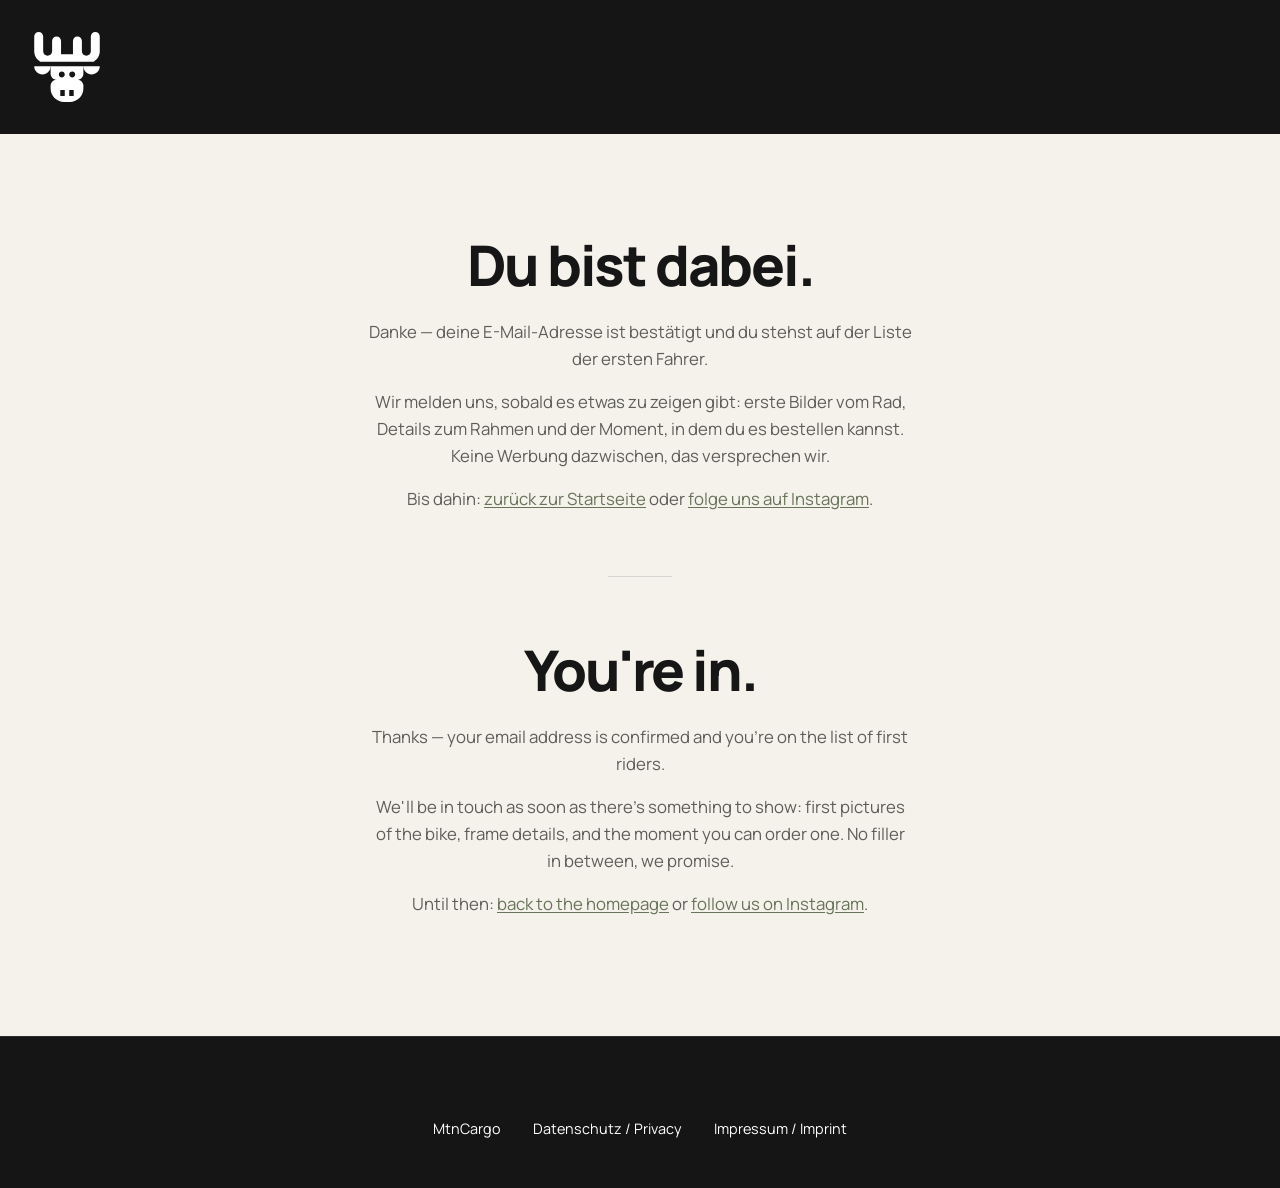
<file: confirmed.html>
<!DOCTYPE html>
<html lang="de">
<head>

<meta charset="UTF-8">
<meta name="viewport" content="width=device-width, initial-scale=1.0">

<title>Anmeldung bestätigt — MtnCargo</title>

<!-- A confirmation page has no business in search results. -->
<meta name="robots" content="noindex, follow">
<meta name="theme-color" content="#151515">

<link rel="icon" href="logo.svg">

<!-- Manrope is self-hosted (see style.css) — no request to Google. -->
<link rel="preload" href="fonts/manrope-variable.woff2" as="font" type="font/woff2" crossorigin>

<script src="i18n.js"></script>
<script>window.MtnI18n.initDocument('confirmed', '[data-content]', { shared: true });</script>

<link rel="stylesheet" href="style.css">

</head>

<body class="page-legal" id="top">

<header class="site-header site-header--solid">

    <a href="index.html" class="logo" aria-label="MtnCargo">
        <img src="logo.svg" alt="MtnCargo logo" width="70" height="70">
    </a>

</header>


<main class="legal legal--confirmed">

    <article class="legal-content" data-content>
        <!-- Rendered from content/confirmed.md — do not edit here. -->
    </article>

</main>


<footer class="footer">

    <nav aria-label="Footer">
        <a href="index.html">MtnCargo</a>
        <a href="privacy.html">Datenschutz / Privacy</a>
        <a href="imprint.html">Impressum / Imprint</a>
    </nav>

</footer>

</body>
</html>
</file>
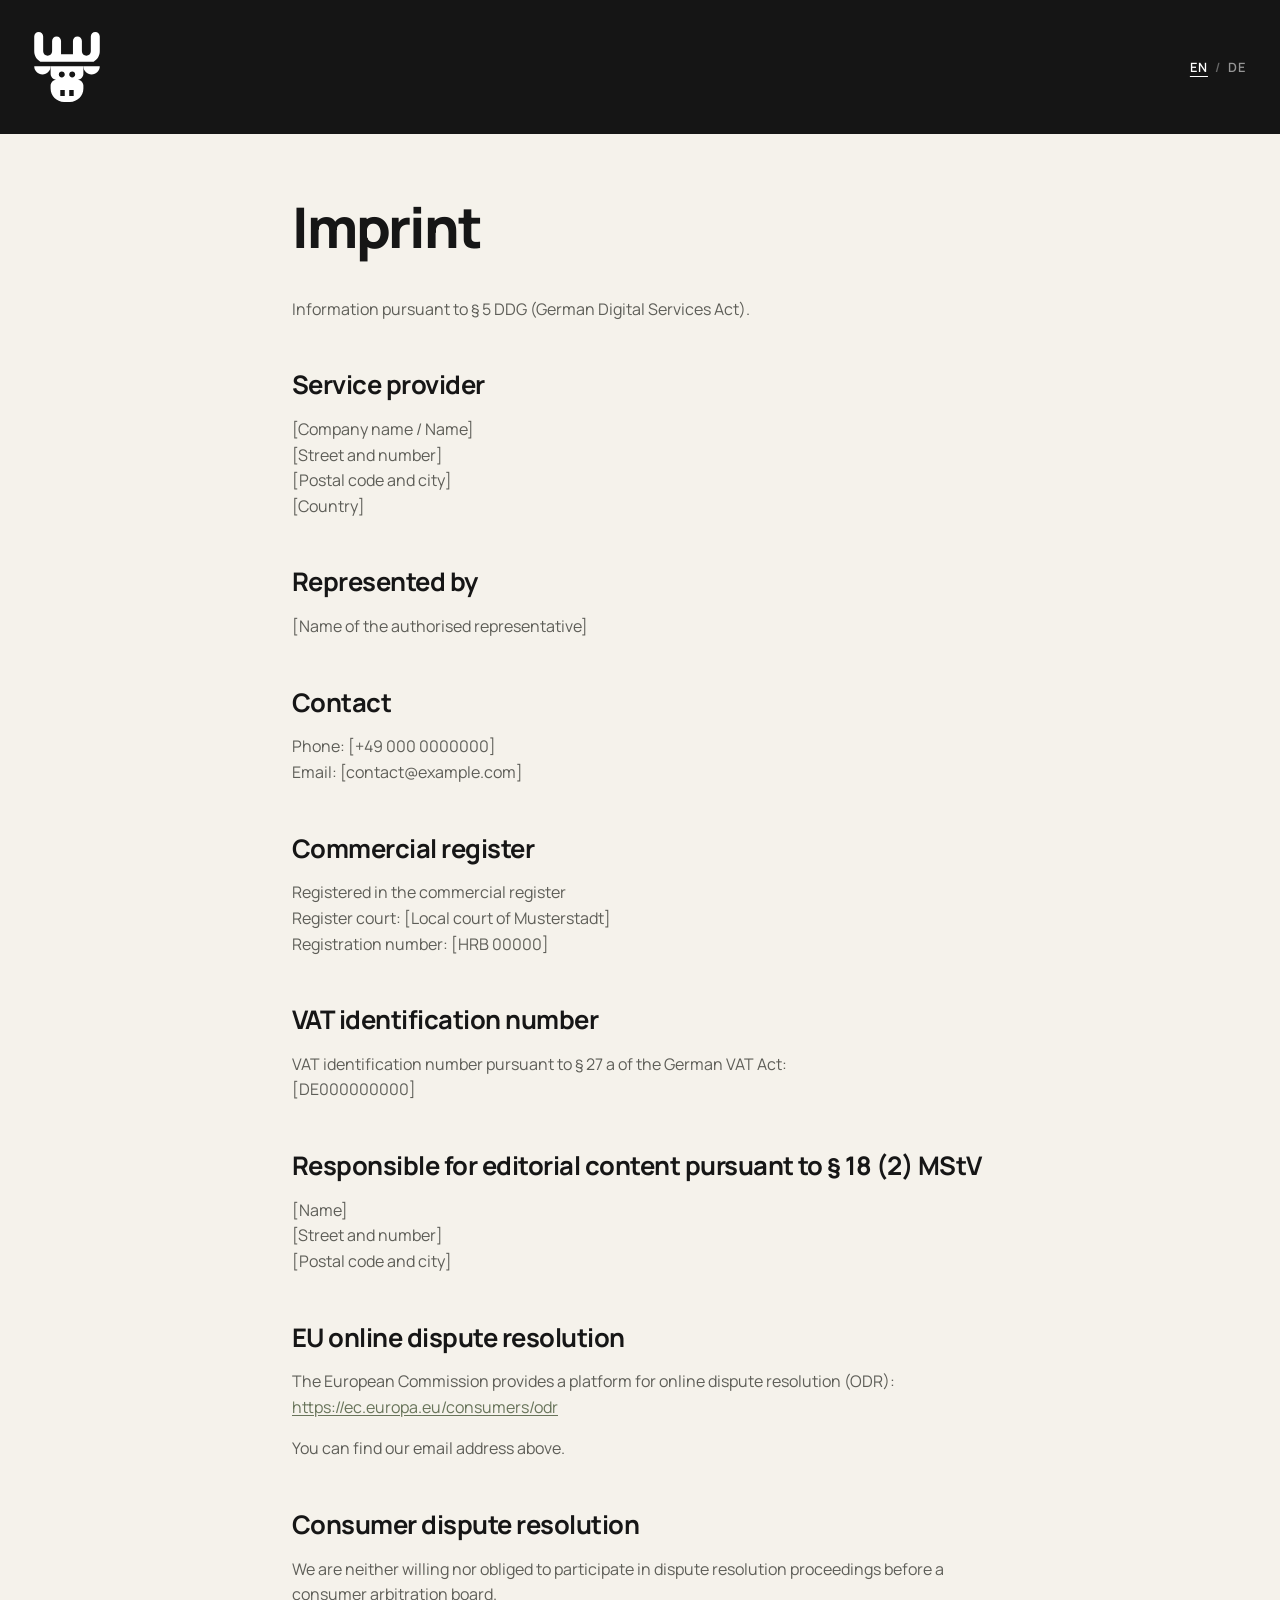
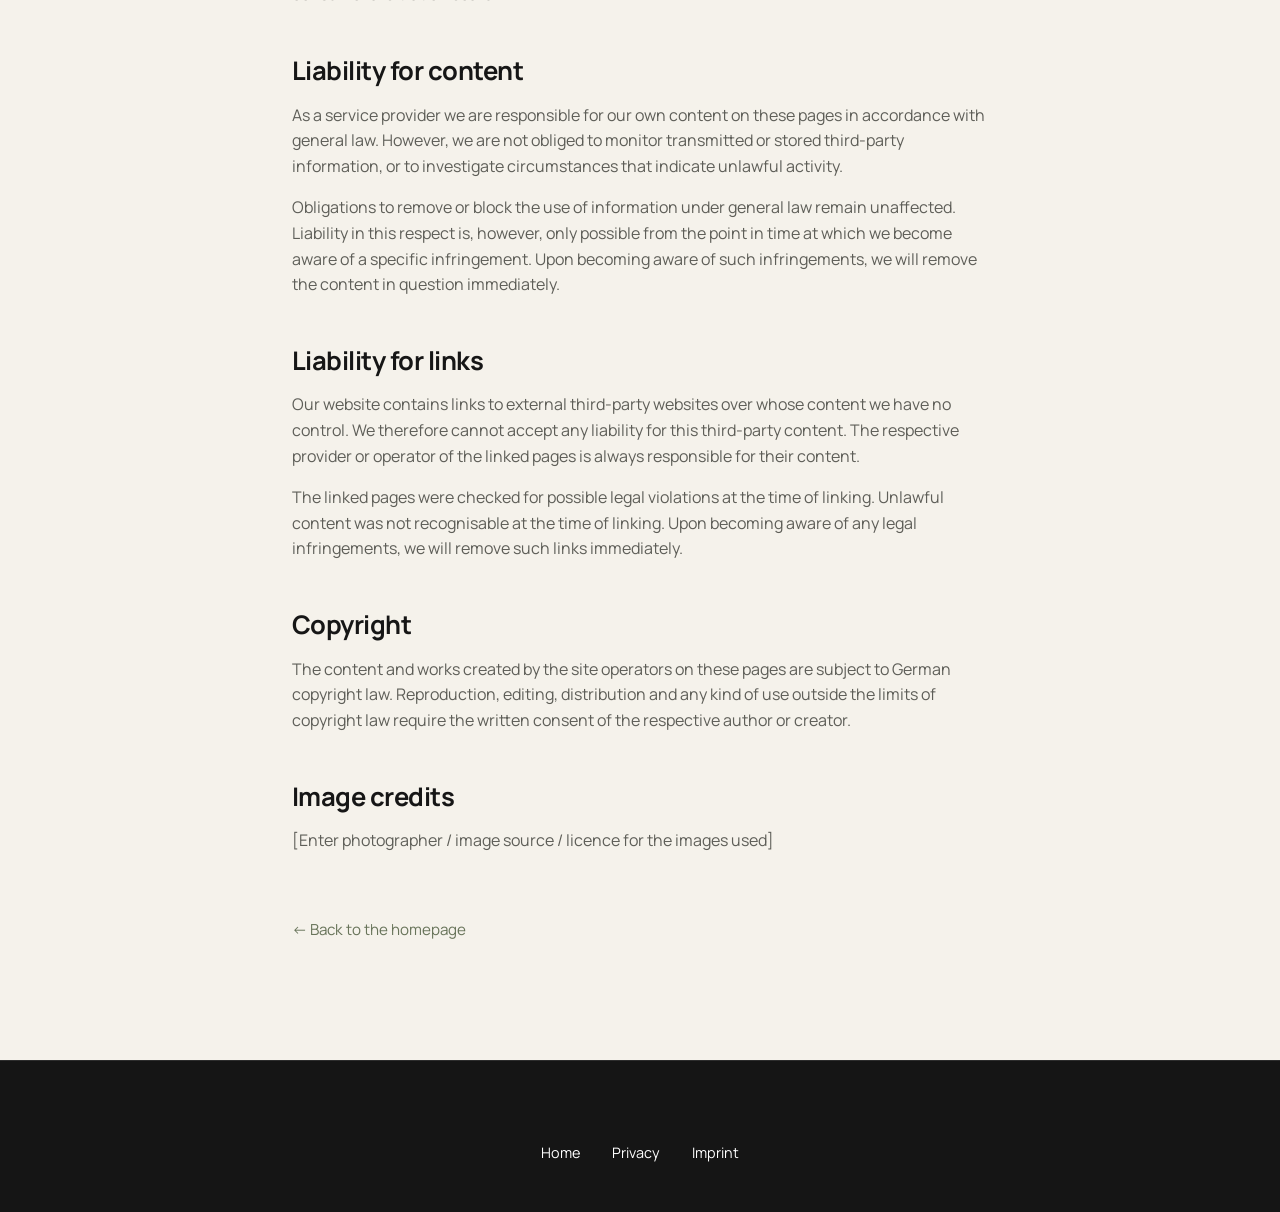
<file: imprint.html>
<!DOCTYPE html>
<html lang="en">
<head>

<meta charset="UTF-8">
<meta name="viewport" content="width=device-width, initial-scale=1.0">

<title>Imprint — MtnCargo</title>

<meta name="robots" content="index, follow">
<meta name="theme-color" content="#151515">

<link rel="icon" href="logo.svg">

<!-- Language must be resolved before anything renders — keep this synchronous. -->
<script src="i18n.js"></script>
<script>window.MtnI18n.initDocument('imprint', '[data-content]');</script>

<!-- Manrope is self-hosted (see style.css) — no request to Google. -->
<link rel="preload" href="fonts/manrope-variable.woff2" as="font" type="font/woff2" crossorigin>

<link rel="stylesheet" href="style.css">

</head>

<body class="page-legal" id="top">

<header class="site-header site-header--solid">

    <a href="index.html" class="logo" aria-label="MtnCargo">
        <img src="logo.svg" alt="MtnCargo logo" width="70" height="70">
    </a>

    <div class="lang-switch" data-lang-switch aria-label="Language"></div>

</header>


<main class="legal">

    <article class="legal-content" data-content>
        <!-- Rendered from content/imprint.<lang>.md — do not edit here. -->
    </article>

    <p class="legal-back">
        <a href="index.html">&larr; <span data-i18n="back_home">Back to the homepage</span></a>
    </p>

</main>


<footer class="footer">

    <nav aria-label="Footer">
        <a href="index.html" data-i18n="footer_home">Home</a>
        <a href="privacy.html" data-i18n="footer_privacy">Privacy</a>
        <a href="imprint.html" data-i18n="footer_imprint">Imprint</a>
    </nav>

</footer>

</body>
</html>
</file>
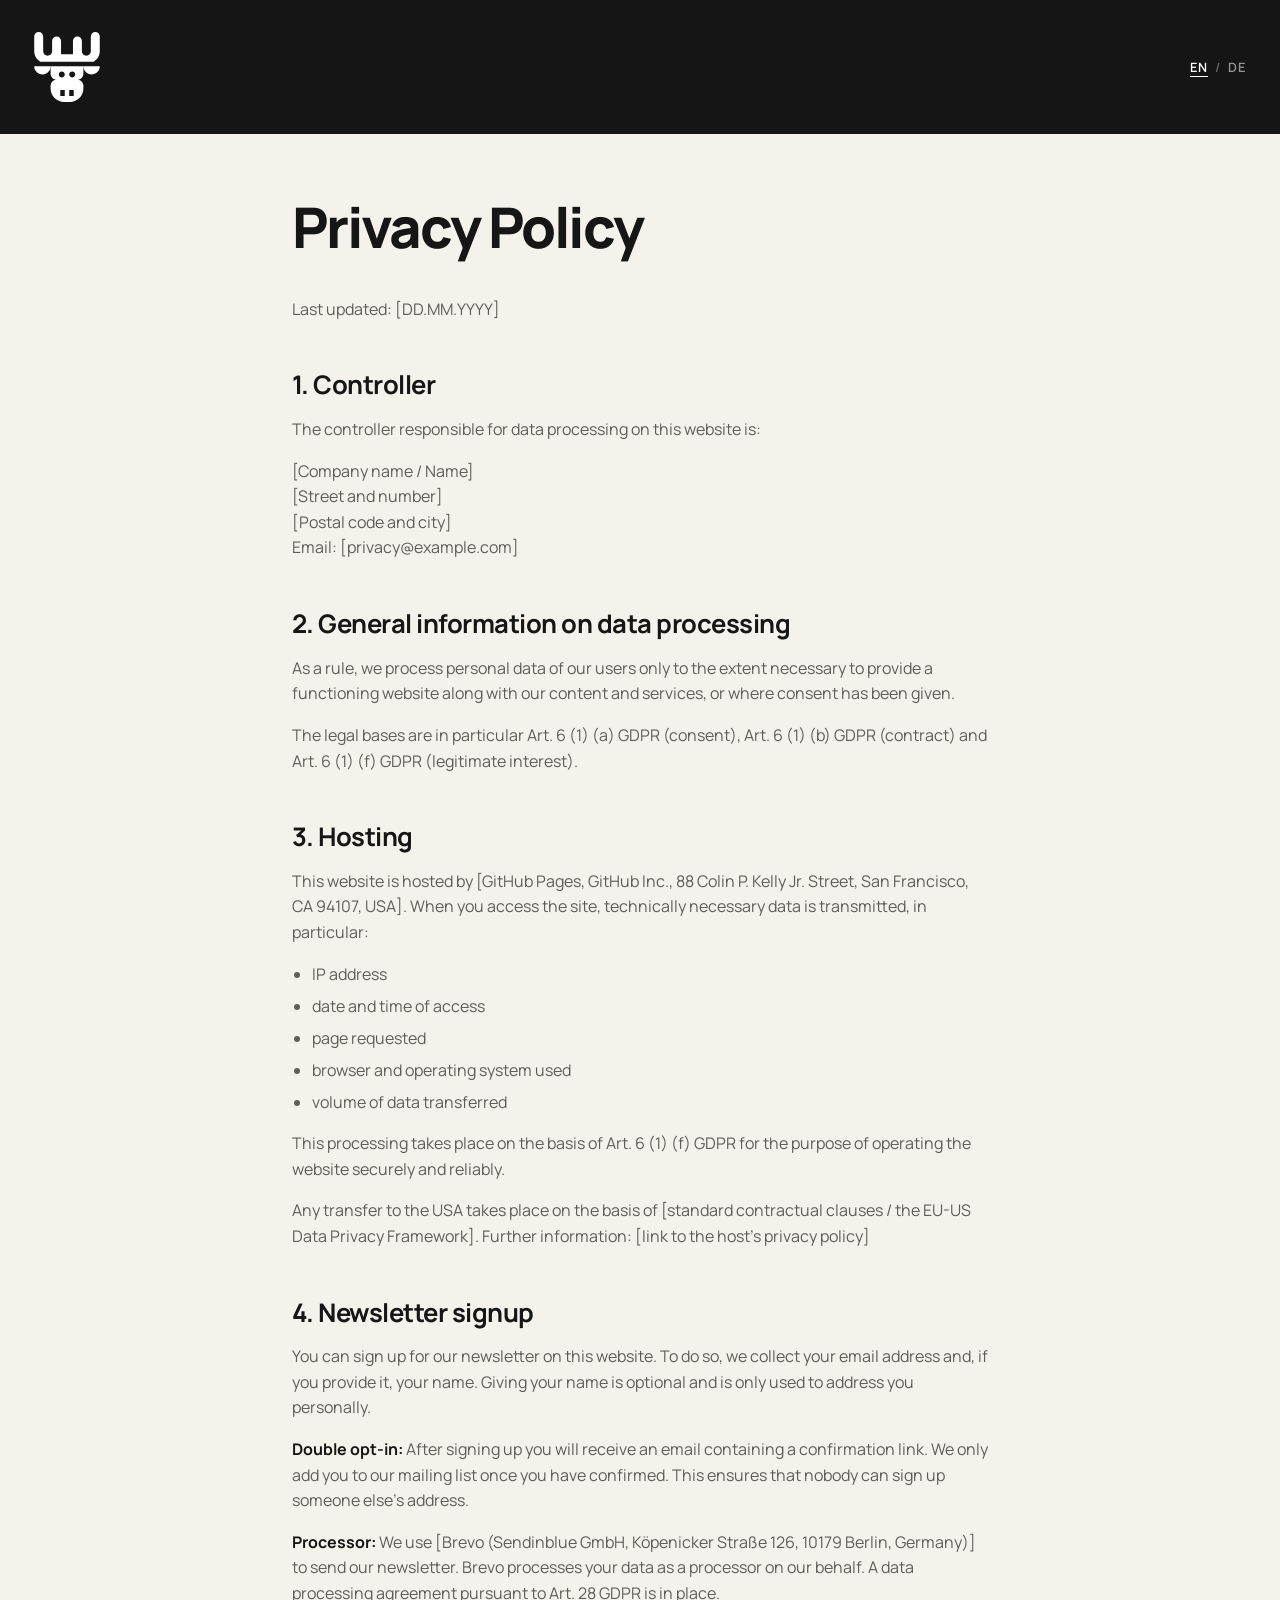
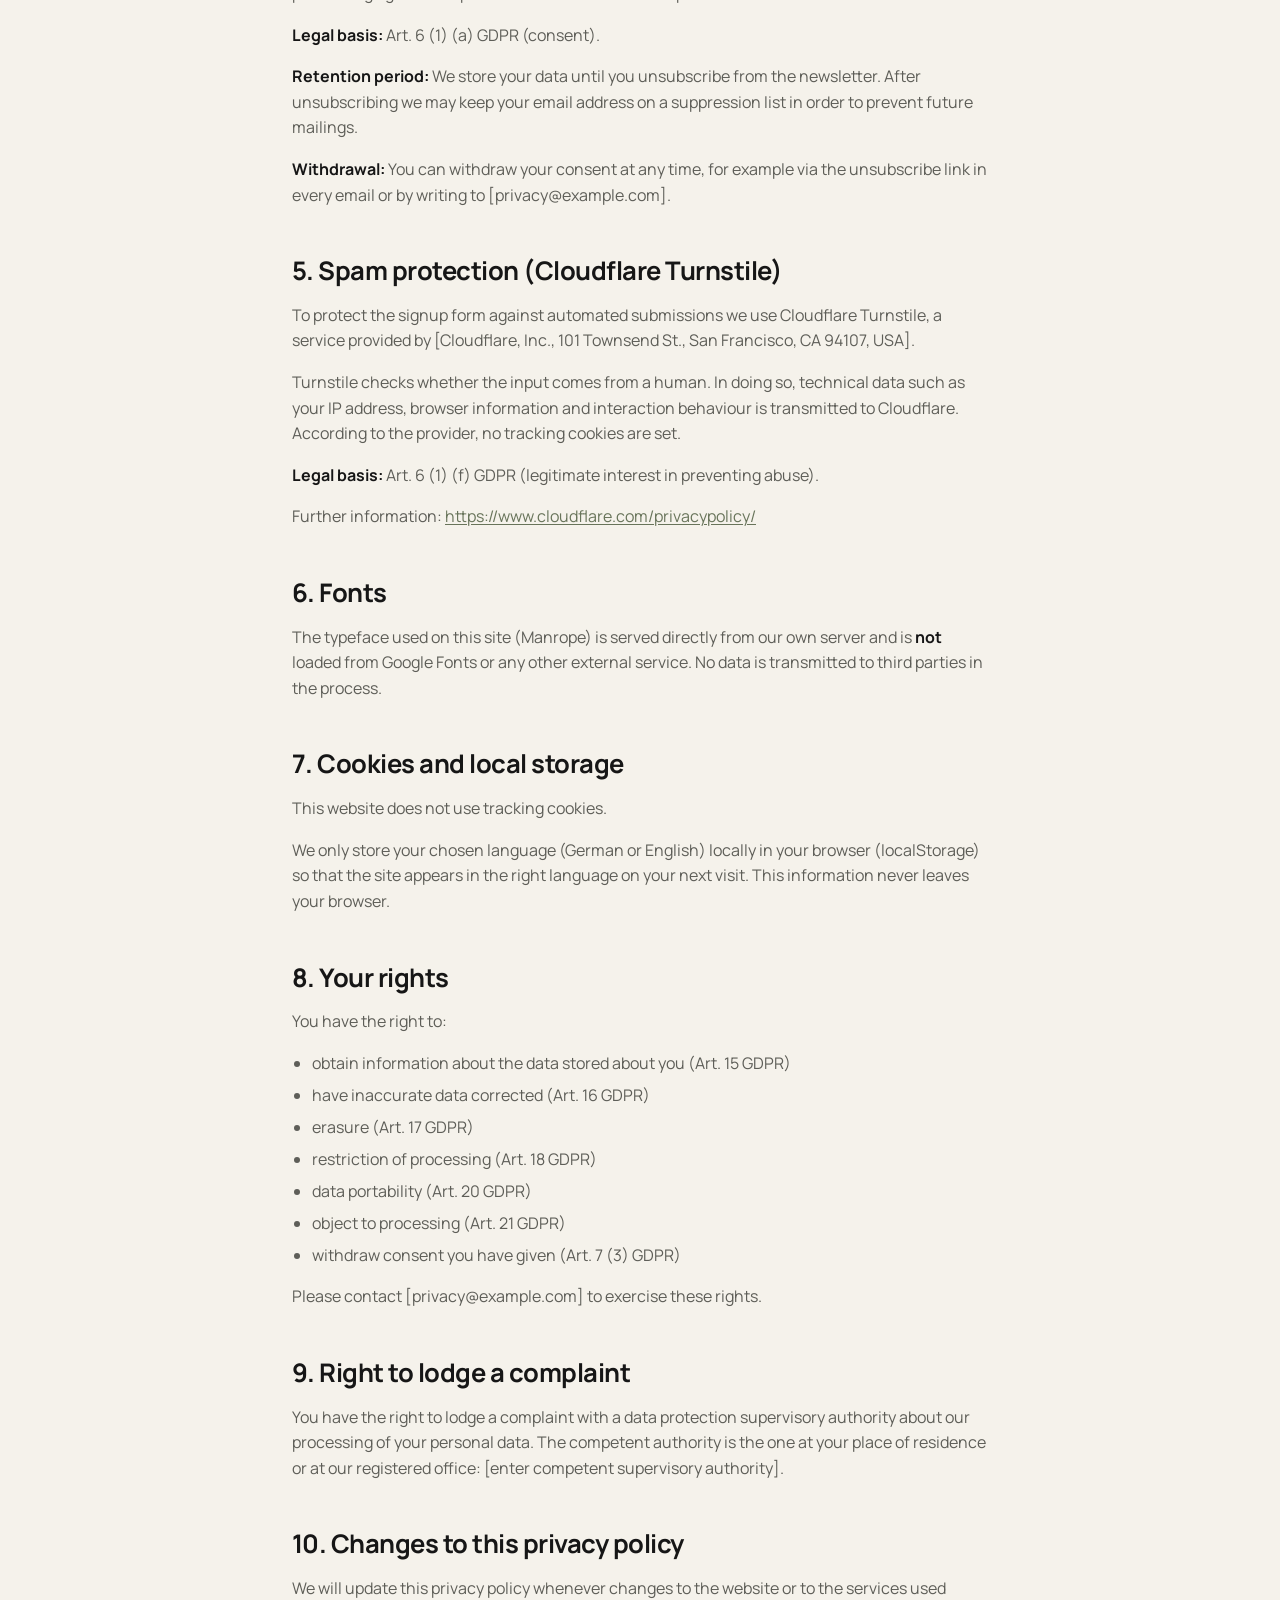
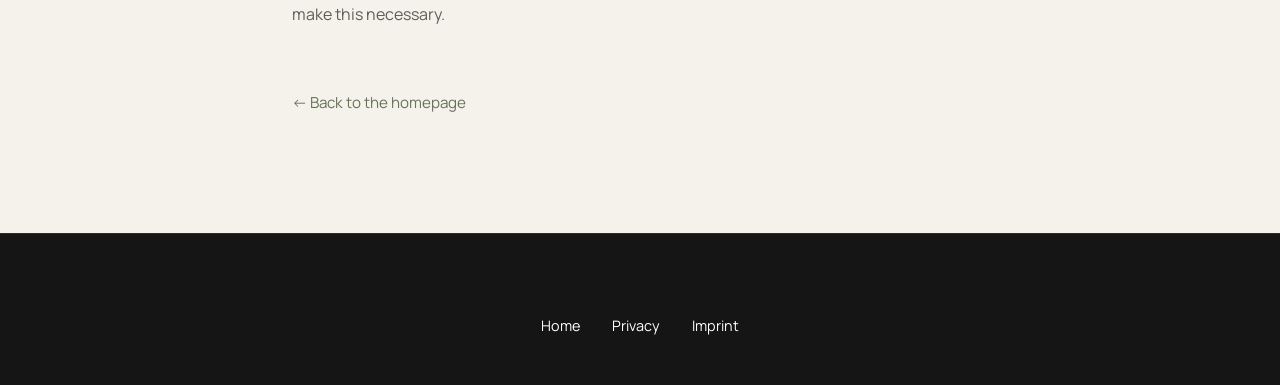
<file: privacy.html>
<!DOCTYPE html>
<html lang="en">
<head>

<meta charset="UTF-8">
<meta name="viewport" content="width=device-width, initial-scale=1.0">

<title>Privacy Policy — MtnCargo</title>

<meta name="robots" content="index, follow">
<meta name="theme-color" content="#151515">

<link rel="icon" href="logo.svg">

<!-- Language must be resolved before anything renders — keep this synchronous. -->
<script src="i18n.js"></script>
<script>window.MtnI18n.initDocument('privacy', '[data-content]');</script>

<!-- Manrope is self-hosted (see style.css) — no request to Google. -->
<link rel="preload" href="fonts/manrope-variable.woff2" as="font" type="font/woff2" crossorigin>

<link rel="stylesheet" href="style.css">

</head>

<body class="page-legal" id="top">

<header class="site-header site-header--solid">

    <a href="index.html" class="logo" aria-label="MtnCargo">
        <img src="logo.svg" alt="MtnCargo logo" width="70" height="70">
    </a>

    <div class="lang-switch" data-lang-switch aria-label="Language"></div>

</header>


<main class="legal">

    <article class="legal-content" data-content>
        <!-- Rendered from content/privacy.<lang>.md — do not edit here. -->
    </article>

    <p class="legal-back">
        <a href="index.html">&larr; <span data-i18n="back_home">Back to the homepage</span></a>
    </p>

</main>


<footer class="footer">

    <nav aria-label="Footer">
        <a href="index.html" data-i18n="footer_home">Home</a>
        <a href="privacy.html" data-i18n="footer_privacy">Privacy</a>
        <a href="imprint.html" data-i18n="footer_imprint">Imprint</a>
    </nav>

</footer>

</body>
</html>
</file>
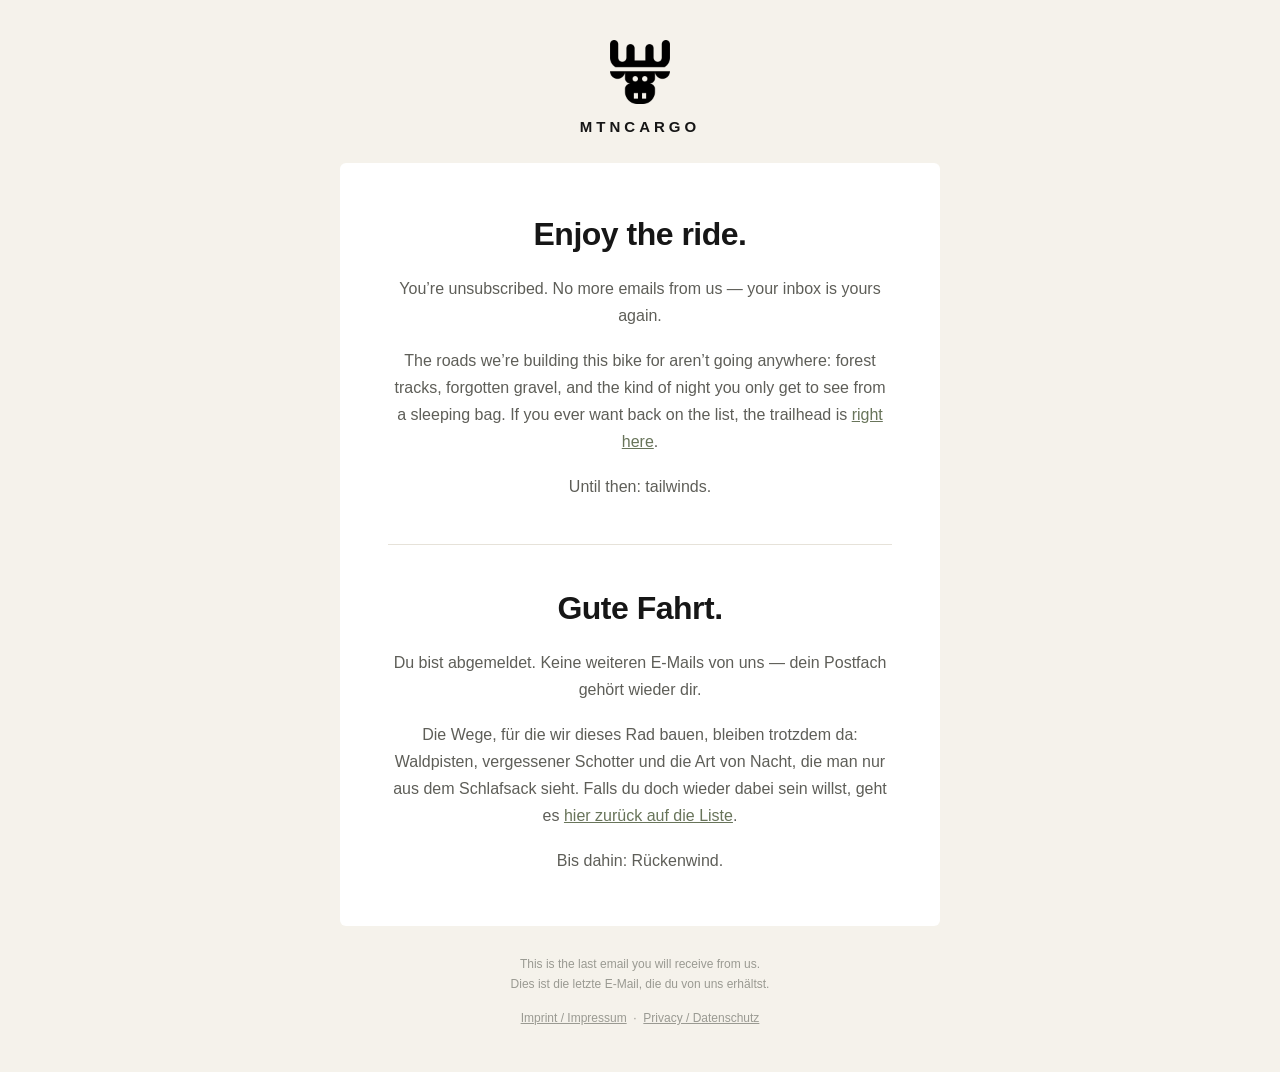
<file: email/unsubscribed.html>
<!DOCTYPE html PUBLIC "-//W3C//DTD XHTML 1.0 Transitional//EN" "http://www.w3.org/TR/xhtml1/DTD/xhtml1-transitional.dtd">
<html xmlns="http://www.w3.org/1999/xhtml" xmlns:v="urn:schemas-microsoft-com:vml">
<head>

  <meta http-equiv="Content-Type" content="text/html; charset=utf-8" />
  <meta http-equiv="X-UA-Compatible" content="IE=edge" />
  <meta name="viewport" content="width=device-width, initial-scale=1" />
  <meta name="format-detection" content="telephone=no" />

  <title>Enjoy the ride | Gute Fahrt</title>


  <style type="text/css">
    * { -webkit-font-smoothing: antialiased; -moz-osx-font-smoothing: grayscale; }
    body { margin: 0; padding: 0; font-family: Helvetica, Arial, sans-serif; }
    table { margin: 0 auto; border-collapse: collapse; }
    div, a, li, td { -webkit-text-size-adjust: none; }
    img { border: 0; outline: none; text-decoration: none; }

    @media only screen and (max-width: 640px) {
      table[class=full] { width: 100% !important; }
    }
    @media only screen and (max-width: 479px) {
      table[class=fullcenter] { width: 100% !important; text-align: center !important; }
      td[class=pad] { padding-left: 22px !important; padding-right: 22px !important; }
      td[class=h1] { font-size: 26px !important; line-height: 32px !important; }
    }
  </style>

</head>

<body style="margin:0;padding:0;background:#f5f2eb;">

<!-- Preview text: shown in the inbox list, hidden in the email body. -->
<div style="display:none;font-size:1px;color:#f5f2eb;line-height:1px;max-height:0;max-width:0;opacity:0;overflow:hidden;">
  The trail stays open. &mdash; Der Weg bleibt offen.
</div>

<table width="100%" cellspacing="0" cellpadding="0" border="0" align="center" bgcolor="#f5f2eb" style="background:#f5f2eb;" role="presentation">
<tbody>
<tr>
<td align="center">

  <table class="full" align="center" width="600" border="0" cellpadding="0" cellspacing="0" role="presentation">
  <tbody>

    <tr><td height="40" width="100%"></td></tr>

    <!-- Logo. PNG, not SVG: Gmail and Outlook do not render SVG. -->
    <tr>
      <td align="center" style="text-align:center;">
        <img src="https://kapitainnemo.github.io/Bike/email/logo-email.png"
             width="64" height="64" alt="MtnCargo"
             style="display:block;margin:0 auto;width:64px;height:64px;border:0;outline:none;text-decoration:none;" />
      </td>
    </tr>

    <tr><td height="14" width="100%"></td></tr>

    <tr>
      <td align="center" style="text-align:center;font-family:Helvetica,Arial,sans-serif;font-size:15px;letter-spacing:4px;font-weight:700;color:#161616;text-transform:uppercase;">
        MtnCargo
      </td>
    </tr>

    <tr><td height="28" width="100%"></td></tr>

    <!-- Card -->
    <tr>
    <td align="center">

      <table width="100%" border="0" cellpadding="0" cellspacing="0" bgcolor="#ffffff" style="background:#ffffff;border-radius:6px;" role="presentation">
      <tbody>

        <tr><td height="52" width="100%"></td></tr>

        <!-- ============ ENGLISH ============ -->

        <tr>
          <td class="pad h1" align="center" style="padding:0 48px;text-align:center;font-family:Helvetica,Arial,sans-serif;font-size:32px;line-height:38px;font-weight:700;color:#161616;letter-spacing:-0.5px;">
            Enjoy the ride.
          </td>
        </tr>

        <tr><td height="22" width="100%"></td></tr>

        <tr>
          <td class="pad" align="center" style="padding:0 48px;text-align:center;font-family:Helvetica,Arial,sans-serif;font-size:16px;line-height:27px;color:#5e5e58;">
            You&rsquo;re unsubscribed. No more emails from us &mdash; your inbox is yours again.
          </td>
        </tr>

        <tr><td height="18" width="100%"></td></tr>

        <tr>
          <td class="pad" align="center" style="padding:0 48px;text-align:center;font-family:Helvetica,Arial,sans-serif;font-size:16px;line-height:27px;color:#5e5e58;">
            The roads we&rsquo;re building this bike for aren&rsquo;t going anywhere: forest tracks, forgotten gravel, and the kind of night you only get to see from a sleeping bag. If you ever want back on the list, the trailhead is
            <a href="https://mountaincargo.com/#join" target="_blank" style="color:#68745a;text-decoration:underline;">right here</a>.
          </td>
        </tr>

        <tr><td height="18" width="100%"></td></tr>

        <tr>
          <td class="pad" align="center" style="padding:0 48px;text-align:center;font-family:Helvetica,Arial,sans-serif;font-size:16px;line-height:27px;color:#5e5e58;">
            Until then: tailwinds.
          </td>
        </tr>

        <tr><td height="44" width="100%"></td></tr>

        <!-- Divider -->
        <tr>
          <td class="pad" style="padding:0 48px;">
            <table width="100%" border="0" cellpadding="0" cellspacing="0" role="presentation">
              <tbody><tr><td height="1" bgcolor="#e6e2d9" style="background:#e6e2d9;line-height:1px;font-size:1px;">&nbsp;</td></tr></tbody>
            </table>
          </td>
        </tr>

        <tr><td height="44" width="100%"></td></tr>

        <!-- ============ DEUTSCH ============ -->

        <tr>
          <td class="pad h1" align="center" style="padding:0 48px;text-align:center;font-family:Helvetica,Arial,sans-serif;font-size:32px;line-height:38px;font-weight:700;color:#161616;letter-spacing:-0.5px;">
            Gute Fahrt.
          </td>
        </tr>

        <tr><td height="22" width="100%"></td></tr>

        <tr>
          <td class="pad" align="center" style="padding:0 48px;text-align:center;font-family:Helvetica,Arial,sans-serif;font-size:16px;line-height:27px;color:#5e5e58;">
            Du bist abgemeldet. Keine weiteren E-Mails von uns &mdash; dein Postfach gehört wieder dir.
          </td>
        </tr>

        <tr><td height="18" width="100%"></td></tr>

        <tr>
          <td class="pad" align="center" style="padding:0 48px;text-align:center;font-family:Helvetica,Arial,sans-serif;font-size:16px;line-height:27px;color:#5e5e58;">
            Die Wege, für die wir dieses Rad bauen, bleiben trotzdem da: Waldpisten, vergessener Schotter und die Art von Nacht, die man nur aus dem Schlafsack sieht. Falls du doch wieder dabei sein willst, geht es
            <a href="https://mountaincargo.com/#join" target="_blank" style="color:#68745a;text-decoration:underline;">hier zurück auf die Liste</a>.
          </td>
        </tr>

        <tr><td height="18" width="100%"></td></tr>

        <tr>
          <td class="pad" align="center" style="padding:0 48px;text-align:center;font-family:Helvetica,Arial,sans-serif;font-size:16px;line-height:27px;color:#5e5e58;">
            Bis dahin: Rückenwind.
          </td>
        </tr>

        <tr><td height="52" width="100%"></td></tr>

      </tbody>
      </table>

    </td>
    </tr>

    <!-- Footer -->
    <tr><td height="28" width="100%"></td></tr>

    <tr>
      <td class="pad" align="center" style="padding:0 30px;text-align:center;font-family:Helvetica,Arial,sans-serif;font-size:12px;line-height:20px;color:#9a9a92;">
        This is the last email you will receive from us.<br />
        Dies ist die letzte E-Mail, die du von uns erhältst.
      </td>
    </tr>

    <tr><td height="14" width="100%"></td></tr>

    <tr>
      <td align="center" style="text-align:center;font-family:Helvetica,Arial,sans-serif;font-size:12px;line-height:20px;color:#9a9a92;">
        <a href="https://mountaincargo.com/imprint.html" target="_blank" style="color:#9a9a92;text-decoration:underline;">Imprint / Impressum</a>
        &nbsp;&middot;&nbsp;
        <a href="https://mountaincargo.com/privacy.html" target="_blank" style="color:#9a9a92;text-decoration:underline;">Privacy / Datenschutz</a>
      </td>
    </tr>

    <tr><td height="44" width="100%"></td></tr>

  </tbody>
  </table>

</td>
</tr>
</tbody>
</table>

</body>
</html>
</file>
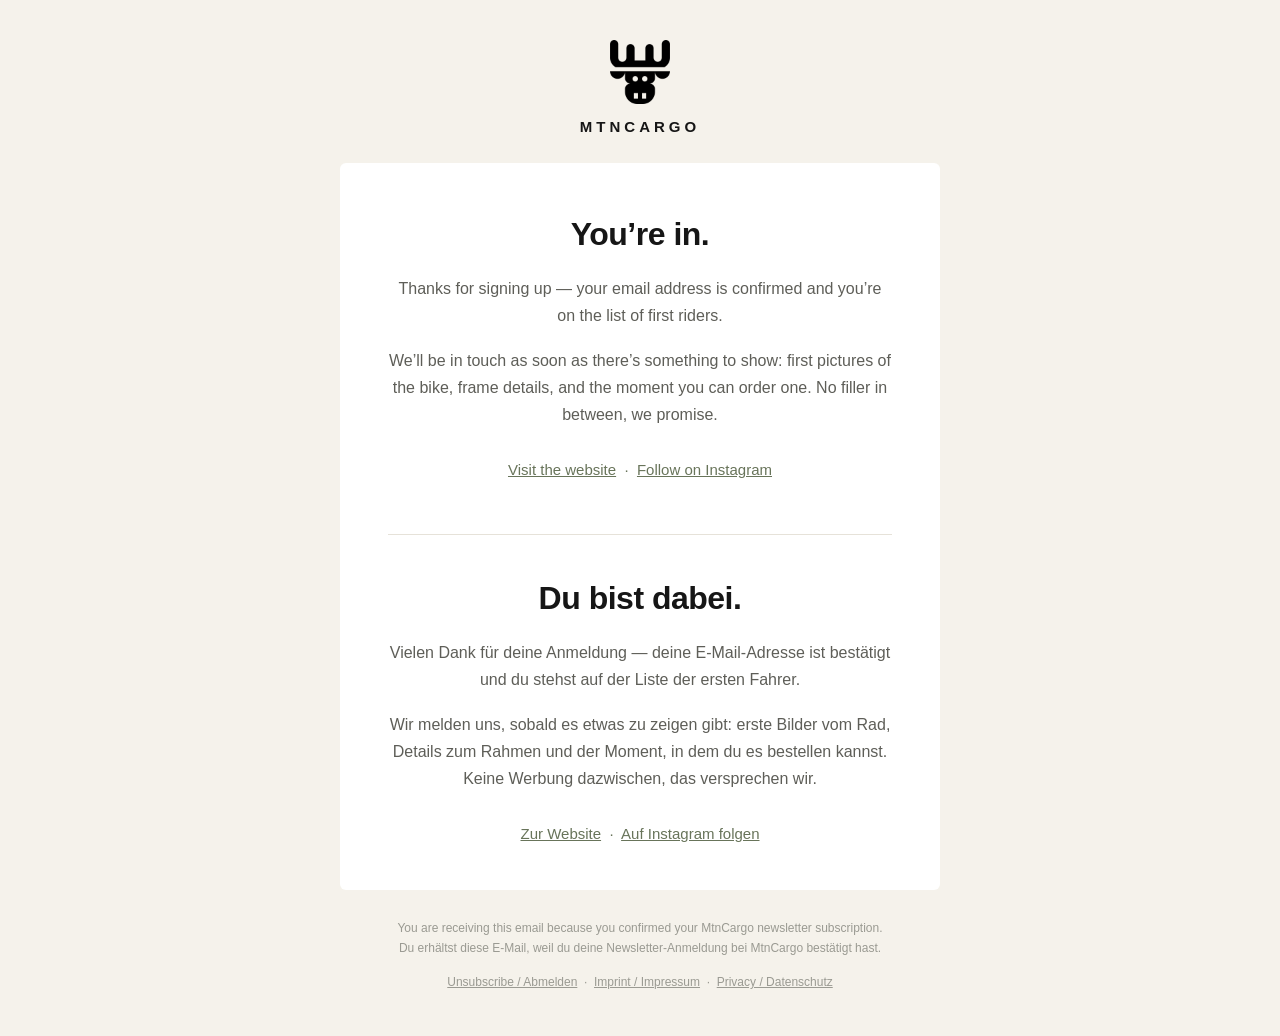
<file: email/welcome-confirmed.html>
<!DOCTYPE html PUBLIC "-//W3C//DTD XHTML 1.0 Transitional//EN" "http://www.w3.org/TR/xhtml1/DTD/xhtml1-transitional.dtd">
<html xmlns="http://www.w3.org/1999/xhtml" xmlns:v="urn:schemas-microsoft-com:vml">
<head>

  <meta http-equiv="Content-Type" content="text/html; charset=utf-8" />
  <meta http-equiv="X-UA-Compatible" content="IE=edge" />
  <meta name="viewport" content="width=device-width, initial-scale=1" />
  <meta name="format-detection" content="telephone=no" />

  <title>You're in | Du bist dabei</title>


  <style type="text/css">
    * { -webkit-font-smoothing: antialiased; -moz-osx-font-smoothing: grayscale; }
    body { margin: 0; padding: 0; font-family: Helvetica, Arial, sans-serif; }
    table { margin: 0 auto; border-collapse: collapse; }
    div, a, li, td { -webkit-text-size-adjust: none; }
    img { border: 0; outline: none; text-decoration: none; }

    @media only screen and (max-width: 640px) {
      table[class=full] { width: 100% !important; }
    }
    @media only screen and (max-width: 479px) {
      table[class=fullcenter] { width: 100% !important; text-align: center !important; }
      td[class=pad] { padding-left: 22px !important; padding-right: 22px !important; }
      td[class=h1] { font-size: 26px !important; line-height: 32px !important; }
    }
  </style>

</head>

<body style="margin:0;padding:0;background:#f5f2eb;">

<!-- Preview text: shown in the inbox list, hidden in the email body. -->
<div style="display:none;font-size:1px;color:#f5f2eb;line-height:1px;max-height:0;max-width:0;opacity:0;overflow:hidden;">
  Your subscription is confirmed. &mdash; Deine Anmeldung ist best&auml;tigt.
</div>

<table width="100%" cellspacing="0" cellpadding="0" border="0" align="center" bgcolor="#f5f2eb" style="background:#f5f2eb;" role="presentation">
<tbody>
<tr>
<td align="center">

  <table class="full" align="center" width="600" border="0" cellpadding="0" cellspacing="0" role="presentation">
  <tbody>

    <tr><td height="40" width="100%"></td></tr>

    <tr>
      <td align="center" style="text-align:center;">
        <img src="https://kapitainnemo.github.io/Bike/email/logo-email.png"
             width="64" height="64" alt="Logo"
             style="display:block;margin:0 auto;width:64px;height:64px;border:0;outline:none;text-decoration:none;" />
      </td>
    </tr>

    <tr><td height="14" width="100%"></td></tr>

    <tr>
      <td align="center" style="text-align:center;font-family:Helvetica,Arial,sans-serif;font-size:15px;letter-spacing:4px;font-weight:700;color:#161616;text-transform:uppercase;">
        MtnCargo
      </td>
    </tr>

    <tr><td height="28" width="100%"></td></tr>

    <!-- Card -->
    <tr>
    <td align="center">

      <table width="100%" border="0" cellpadding="0" cellspacing="0" bgcolor="#ffffff" style="background:#ffffff;border-radius:6px;" role="presentation">
      <tbody>

        <tr><td height="52" width="100%"></td></tr>

        <!-- ============ ENGLISH ============ -->

        <tr>
          <td class="pad h1" align="center" style="padding:0 48px;text-align:center;font-family:Helvetica,Arial,sans-serif;font-size:32px;line-height:38px;font-weight:700;color:#161616;letter-spacing:-0.5px;">
            You&rsquo;re in.
          </td>
        </tr>

        <tr><td height="22" width="100%"></td></tr>

        <tr>
          <td class="pad" align="center" style="padding:0 48px;text-align:center;font-family:Helvetica,Arial,sans-serif;font-size:16px;line-height:27px;color:#5e5e58;">
            Thanks for signing up — your email address is confirmed and you&rsquo;re on the list of first riders.
          </td>
        </tr>

        <tr><td height="18" width="100%"></td></tr>

        <tr>
          <td class="pad" align="center" style="padding:0 48px;text-align:center;font-family:Helvetica,Arial,sans-serif;font-size:16px;line-height:27px;color:#5e5e58;">
            We&rsquo;ll be in touch as soon as there&rsquo;s something to show: first pictures of the bike, frame details, and the moment you can order one. No filler in between, we promise.
          </td>
        </tr>

        <tr><td height="30" width="100%"></td></tr>

        <tr>
          <td class="pad" align="center" style="padding:0 48px;text-align:center;font-family:Helvetica,Arial,sans-serif;font-size:15px;line-height:24px;color:#68745a;">
            <a href="https://mountaincargo.com/" target="_blank" style="color:#68745a;text-decoration:underline;">Visit the website</a>
            &nbsp;&middot;&nbsp;
            <a href="https://www.instagram.com/" target="_blank" style="color:#68745a;text-decoration:underline;">Follow on Instagram</a>
          </td>
        </tr>

        <tr><td height="52" width="100%"></td></tr>

        <!-- Divider -->
        <tr>
          <td class="pad" style="padding:0 48px;">
            <table width="100%" border="0" cellpadding="0" cellspacing="0" role="presentation">
              <tbody><tr><td height="1" bgcolor="#e6e2d9" style="background:#e6e2d9;line-height:1px;font-size:1px;">&nbsp;</td></tr></tbody>
            </table>
          </td>
        </tr>

        <tr><td height="44" width="100%"></td></tr>
        
        <!-- ============ DEUTSCH ============ -->

        <tr>
          <td class="pad h1" align="center" style="padding:0 48px;text-align:center;font-family:Helvetica,Arial,sans-serif;font-size:32px;line-height:38px;font-weight:700;color:#161616;letter-spacing:-0.5px;">
            Du bist dabei.
          </td>
        </tr>

        <tr><td height="22" width="100%"></td></tr>

        <tr>
          <td class="pad" align="center" style="padding:0 48px;text-align:center;font-family:Helvetica,Arial,sans-serif;font-size:16px;line-height:27px;color:#5e5e58;">
            Vielen Dank für deine Anmeldung — deine E-Mail-Adresse ist bestätigt und du stehst auf der Liste der ersten Fahrer.
          </td>
        </tr>

        <tr><td height="18" width="100%"></td></tr>

        <tr>
          <td class="pad" align="center" style="padding:0 48px;text-align:center;font-family:Helvetica,Arial,sans-serif;font-size:16px;line-height:27px;color:#5e5e58;">
            Wir melden uns, sobald es etwas zu zeigen gibt: erste Bilder vom Rad, Details zum Rahmen und der Moment, in dem du es bestellen kannst. Keine Werbung dazwischen, das versprechen wir.
          </td>
        </tr>

        <tr><td height="30" width="100%"></td></tr>

        <tr>
          <td class="pad" align="center" style="padding:0 48px;text-align:center;font-family:Helvetica,Arial,sans-serif;font-size:15px;line-height:24px;color:#68745a;">
            <a href="https://mountaincargo.com/" target="_blank" style="color:#68745a;text-decoration:underline;">Zur Website</a>
            &nbsp;&middot;&nbsp;
            <a href="https://www.instagram.com/" target="_blank" style="color:#68745a;text-decoration:underline;">Auf Instagram folgen</a>
          </td>
        </tr>

        <tr><td height="44" width="100%"></td></tr>

      </tbody>
      </table>

    </td>
    </tr>

    <!-- Footer -->
    <tr><td height="28" width="100%"></td></tr>

    <tr>
      <td class="pad" align="center" style="padding:0 30px;text-align:center;font-family:Helvetica,Arial,sans-serif;font-size:12px;line-height:20px;color:#9a9a92;">
        You are receiving this email because you confirmed your MtnCargo newsletter subscription.<br />
        Du erhältst diese E-Mail, weil du deine Newsletter-Anmeldung bei MtnCargo bestätigt hast.
      </td>
    </tr>

    <tr><td height="14" width="100%"></td></tr>

    <tr>
      <td align="center" style="text-align:center;font-family:Helvetica,Arial,sans-serif;font-size:12px;line-height:20px;color:#9a9a92;">
        <a href="{{ unsubscribe }}" target="_blank" style="color:#9a9a92;text-decoration:underline;">Unsubscribe / Abmelden</a>
        &nbsp;&middot;&nbsp;
        <a href="https://mountaincargo.com/imprint.html" target="_blank" style="color:#9a9a92;text-decoration:underline;">Imprint / Impressum</a>
        &nbsp;&middot;&nbsp;
        <a href="https://mountaincargo.com/privacy.html" target="_blank" style="color:#9a9a92;text-decoration:underline;">Privacy / Datenschutz</a>
      </td>
    </tr>

    <tr><td height="44" width="100%"></td></tr>

  </tbody>
  </table>

</td>
</tr>
</tbody>
</table>

</body>
</html>
</file>
<file: style.css>
/* =====================================================================
   MtnCargo — main stylesheet
   ===================================================================== */


/* ---------- Font ----------
   Manrope is self-hosted so that no visitor data is sent to Google.
   One variable file covers every weight from 200 to 800, subset to
   Latin + Latin Extended (32 KB). Licence: SIL Open Font License 1.1,
   see fonts/OFL.txt.
   -------------------------------------------------------------- */

@font-face {
    font-family: "Manrope";
    src: url("fonts/manrope-variable.woff2") format("woff2");
    font-weight: 200 800;
    font-style: normal;
    font-display: swap;
}


/* ---------- Design tokens ---------- */

:root {

    --bg:     #f5f2eb;
    --text:   #161616;
    --muted:  #5e5e58;
    --dark:   #151515;
    --light:  #ffffff;
    --accent: #68745a;

    /* Corner radius of form fields and the signup button.
       Change this one value to make the form rounder or squarer. */
    --radius-control: 6px;

    /* Corner radius of the pill-shaped hero button. */
    --radius-pill: 100px;

    --max-width: 1200px;

    --space-xl: clamp(5rem, 12vw, 12rem);
    --space-lg: clamp(3rem, 8vw, 8rem);
    --space-md: clamp(2rem, 5vw, 5rem);

}


/* ---------- Reset ---------- */

*,
*::before,
*::after {
    box-sizing: border-box;
}

html {
    scroll-behavior: smooth;
    overflow-x: hidden;
}

body {
    margin: 0;
    overflow-x: hidden;
    background: var(--bg);
    color: var(--text);
    font-family: "Manrope", sans-serif;
    font-size: 18px;
    line-height: 1.6;
    -webkit-font-smoothing: antialiased;
}

img {
    display: block;
    width: 100%;
    height: auto;
}

a {
    color: inherit;
    text-decoration: none;
}

:focus-visible {
    outline: 2px solid var(--accent);
    outline-offset: 3px;
}


/* Hides the page while the translated content is being fetched,
   so no English text flashes before the German version appears. */
.i18n-pending body {
    visibility: hidden;
}


.skip-link {
    position: absolute;
    left: -9999px;
    top: 0;
    z-index: 100;
    padding: 1rem 1.5rem;
    background: var(--dark);
    color: #fff;
}

.skip-link:focus {
    left: 1rem;
    top: 1rem;
}


/* ---------- Header ---------- */

.site-header {
    position: fixed;
    top: 0;
    left: 0;
    width: 100%;
    z-index: 20;
    display: flex;
    align-items: center;
    justify-content: space-between;
    gap: 1rem;
    padding: 2rem;
    background: linear-gradient(to bottom, rgba(0, 0, 0, .35), rgba(0, 0, 0, 0));
    pointer-events: none;
}

.site-header--solid {
    position: sticky;
    background: var(--dark);
}

.site-header .logo,
.site-header .lang-switch,
.site-header .header-right {
    pointer-events: auto;
}

.header-right {
    display: flex;
    align-items: center;
    gap: 1rem;
}

.lang-switch-extra {
    padding: .25rem .1rem;
    font-size: .8rem;
    font-weight: 600;
    letter-spacing: .08em;
    color: #fff;
    opacity: .35;
    transition: opacity .2s ease;
}

.lang-switch-extra:hover {
    opacity: .7;
}

.logo {
    cursor: pointer;
}

.logo img {
    width: 70px;
    height: 70px;
    object-fit: contain;
}

/* logo.svg is solid black, which disappears on the dark header of the
   legal pages. Inverting turns it white. */
.site-header--solid .logo img {
    filter: invert(1);
}


/* ---------- Language switch ---------- */

.lang-switch {
    display: flex;
    align-items: center;
    gap: .35rem;
    font-size: .8rem;
    font-weight: 600;
    letter-spacing: .08em;
    color: #fff;
}

.lang-btn {
    padding: .25rem .1rem;
    border: 0;
    background: none;
    color: inherit;
    font: inherit;
    letter-spacing: inherit;
    text-transform: uppercase;
    opacity: .55;
    cursor: pointer;
    transition: opacity .2s ease;
}

.lang-btn:hover {
    opacity: .85;
}

.lang-btn.is-active {
    opacity: 1;
    text-decoration: underline;
    text-underline-offset: 4px;
    cursor: default;
}

.lang-sep {
    opacity: .35;
}


/* ---------- Hero ---------- */

.hero {
    position: relative;
    height: 100vh;
    min-height: 700px;
    overflow: hidden;
}

.hero > img {
    height: 100%;
    object-fit: cover;
    object-position: center;
}

.hero-overlay {
    position: absolute;
    inset: 0;
    background: linear-gradient(to bottom, rgba(0, 0, 0, .25), rgba(0, 0, 0, .55));
}

.hero-content {
    position: absolute;
    inset: 0;
    display: flex;
    flex-direction: column;
    justify-content: center;
    align-items: center;
    text-align: center;
    padding: 2rem;
    color: #fff;
}

.hero h1 {
    margin: 0;
    font-size: clamp(3.5rem, 8vw, 7rem);
    line-height: .95;
    font-weight: 800;
    letter-spacing: -.05em;
}

.hero p {
    max-width: 600px;
    margin: 2rem auto;
    font-size: clamp(1rem, 2vw, 1.3rem);
}

.button {
    display: inline-flex;
    align-items: center;
    justify-content: center;
    padding: 1rem 2rem;
    background: #fff;
    color: #000;
    border-radius: var(--radius-pill);
    font-weight: 700;
    transition: transform .3s ease;
}

.button:hover {
    transform: translateY(-3px);
}


/* ---------- Text sections ---------- */

.text-section {
    max-width: 760px;
    margin: 0 auto;
    padding: var(--space-xl) 2rem;
    text-align: center;
}

.text-section h2 {
    margin: 0 0 2rem;
    font-size: clamp(2.5rem, 5vw, 5rem);
    line-height: 1;
    letter-spacing: -.04em;
    font-weight: 800;
}

.text-section p {
    max-width: 650px;
    margin: 1.5rem auto;
    color: var(--muted);
    font-size: clamp(1rem, 2vw, 1.2rem);
}


/* ---------- Full width images ---------- */

.image-section {
    width: 100%;
    height: min(88vh, 990px);
    overflow: hidden;
}

.image-section img {
    height: 100%;
    object-fit: cover;
    object-position: center;
}


/* ---------- Quote ---------- */

.quote-section {
    max-width: 900px;
    margin: auto;
    padding: var(--space-xl) 2rem;
    text-align: center;
}

.quote-section blockquote {
    margin: 0 0 2rem;
    font-size: clamp(2rem, 5vw, 4rem);
    line-height: 1.1;
    font-weight: 800;
    letter-spacing: -.04em;
}

.quote-section p {
    color: var(--muted);
}


/* ---------- Signup section ---------- */

.signup-section {
    background: var(--dark);
    color: #fff;
    padding: var(--space-xl) 2rem;
}

.mtn-form-title {
    margin-bottom: 1.5rem;
    color: #fff;
    font-size: clamp(2rem, 4vw, 3rem);
    font-weight: 800;
    letter-spacing: -.04em;
    line-height: 1.1;
    text-align: center;
}

.mtn-form-text {
    margin-bottom: 3rem;
    color: rgba(255, 255, 255, .7);
    text-align: center;
}

.mtn-consent-note {
    margin-top: 1.5rem;
    color: rgba(255, 255, 255, .45);
    font-size: .8rem;
    line-height: 1.5;
    text-align: center;
}

.mtn-consent-note a {
    color: rgba(255, 255, 255, .75);
    text-decoration: underline;
    text-underline-offset: 2px;
}


/* ---------- Brevo form overrides ----------
   The markup comes from Brevo and ships with its own stylesheet.
   Everything below only changes appearance — never layout behaviour
   that Brevo's main.js depends on (such as showing/hiding panels).
   -------------------------------------------------------------- */

.mtn-form {
    display: flex;
    flex-direction: column;
    align-items: center;
    width: 100%;
    background: transparent !important;
}

/* Brevo lays the message panels and the form out as floated inline
   blocks. At wide viewports there was room for both side by side, so the
   success message appeared next to the form instead of above it. Making
   this a flex column forces them to stack regardless of the float or
   display value Brevo applies — without touching display on the panels
   themselves, which is what Brevo's script toggles to show and hide them. */
.mtn-form .sib-form-container,
.mtn-form #sib-form-container {
    display: flex !important;
    flex-direction: column;
    align-items: center;
    float: none !important;
    width: 100% !important;
    max-width: 100% !important;
    text-align: center;
}

.mtn-form #sib-container {
    width: 100% !important;
    max-width: 500px !important;
    margin: 0 auto !important;
    padding: 0 !important;
    background: transparent !important;
    border: none !important;
    direction: ltr;
}

/* The Brevo label is replaced by the placeholder in this design. */
.mtn-form .entry__label,
.mtn-form .entry__specification {
    display: none !important;
}

.mtn-form .form__entry {
    padding: 0 !important;
}

/* Gap between the name and email fields. */
.mtn-form .sib-input + .sib-input {
    margin-top: 12px;
}

.mtn-form input.input {
    width: 100% !important;
    height: 60px !important;
    padding: 0 24px !important;
    background: #fff !important;
    color: #111 !important;
    border: 1px solid transparent !important;
    border-radius: var(--radius-control) !important;
    font-family: "Manrope", sans-serif !important;
    font-size: 16px !important;
}

.mtn-form input.input::placeholder {
    color: #888 !important;
}

.mtn-form .input--hidden {
    display: none !important;
}

.mtn-form .sib-captcha {
    margin: 1.25rem 0;
}

.mtn-form .sib-captcha .form__entry,
.mtn-form .sib-captcha .form__label-row,
.mtn-form .sib-captcha .cf-turnstile {
    width: 100%;
}

.mtn-form .sib-form-block__button {
    display: inline-flex !important;
    align-items: center;
    justify-content: center;
    gap: .6rem;
    width: 100% !important;
    height: 60px !important;
    margin-top: .5rem;
    padding: 0 24px !important;
    background: var(--accent) !important;
    color: #fff !important;
    border: none !important;
    border-radius: var(--radius-control) !important;
    font-family: "Manrope", sans-serif !important;
    font-size: 16px !important;
    font-weight: 700 !important;
    letter-spacing: .04em;
    cursor: pointer;
    transition: background .2s ease;
}

.mtn-form .sib-form-block__button:hover {
    background: #59644c !important;
}

/* Inline validation message under the field. pre-line so a line break in
   the content file comes through, whether Brevo injects the message as
   text or as HTML. */
.mtn-form .entry__error {
    margin-top: .75rem !important;
    padding: .5rem .9rem !important;
    border-radius: var(--radius-control) !important;
    font-family: "Manrope", sans-serif !important;
    font-size: .85rem !important;
    text-align: left;
    white-space: pre-line;
}

/* Success / error banner above the form. Never set `display` here —
   Brevo's script toggles it to show and hide the panel. */
.sib-form-message-panel {
    float: none !important;
    clear: both !important;
    box-sizing: border-box;
    width: 100% !important;
    max-width: 500px !important;
    margin: 0 auto 1.5rem !important;
    border-radius: var(--radius-control) !important;
    font-family: "Manrope", sans-serif !important;
    text-align: center !important;
    /* Honours real line breaks if Brevo's message field lets you enter
       one, without collapsing ordinary wrapping. */
    white-space: pre-line;
}


/* ---------- Legal pages ---------- */

.page-legal {
    background: var(--bg);
}

.legal {
    max-width: 760px;
    margin: 0 auto;
    padding: var(--space-md) 2rem var(--space-lg);
}

.legal-content h1 {
    margin: 0 0 2.5rem;
    font-size: clamp(2.2rem, 5vw, 3.5rem);
    line-height: 1.05;
    letter-spacing: -.04em;
    font-weight: 800;
}

.legal-content h2 {
    margin: 3rem 0 1rem;
    font-size: clamp(1.3rem, 2.5vw, 1.6rem);
    line-height: 1.2;
    letter-spacing: -.02em;
    font-weight: 700;
}

.legal-content h3 {
    margin: 2rem 0 .75rem;
    font-size: 1.1rem;
    font-weight: 700;
}

.legal-content p,
.legal-content li {
    color: var(--muted);
    font-size: 1rem;
}

.legal-content p {
    margin: 1rem 0;
}

.legal-content ul {
    margin: 1rem 0;
    padding-left: 1.25rem;
}

.legal-content li {
    margin: .4rem 0;
}

.legal-content a {
    color: var(--accent);
    text-decoration: underline;
    text-underline-offset: 2px;
    overflow-wrap: anywhere;
}

.legal-content strong {
    color: var(--text);
}

.legal-content hr {
    height: 0;
    margin: 4rem 0;
    border: 0;
    border-top: 1px solid rgba(0, 0, 0, .12);
}

.legal-back {
    margin-top: 4rem;
    font-size: .95rem;
}


/* ---------- Signup confirmation page ----------
   Shows German and English one after the other, because visitors arrive
   from an email link and may have no stored language preference.
   -------------------------------------------------------------- */

.legal--confirmed {
    padding-top: var(--space-lg);
    padding-bottom: var(--space-lg);
    text-align: center;
}

.legal--confirmed .legal-content h1 {
    margin-bottom: 1.5rem;
}

.legal--confirmed .legal-content p {
    max-width: 34rem;
    margin-left: auto;
    margin-right: auto;
    font-size: 1.05rem;
}

.legal--confirmed .legal-content hr {
    max-width: 4rem;
    margin: 4rem auto;
}

.legal-back a {
    color: var(--accent);
}


/* ---------- Footer ---------- */

.footer {
    padding: 3rem 2rem;
    background: var(--dark);
    color: #fff;
    border-top: 1px solid rgba(255, 255, 255, .1);
    text-align: center;
}

.footer p {
    opacity: .6;
}

.footer nav {
    display: flex;
    justify-content: center;
    flex-wrap: wrap;
    gap: 2rem;
    margin-top: 2rem;
    font-size: .9rem;
}

.footer nav a:hover {
    text-decoration: underline;
    text-underline-offset: 4px;
}


/* ---------- Scroll animation ---------- */

.reveal {
    opacity: 0;
    transform: translateY(40px);
    transition: opacity .9s ease, transform .9s ease;
}

.reveal.visible {
    opacity: 1;
    transform: none;
}


/* ---------- Mobile ---------- */

@media (max-width: 700px) {

    body {
        font-size: 16px;
    }

    .site-header {
        padding: 1.5rem;
    }

    .logo img {
        width: 55px;
        height: 55px;
    }

    .hero {
        min-height: 600px;
    }

    .hero h1 {
        font-size: 3.2rem;
    }

    .image-section {
        height: 72vh;
    }

    .footer nav {
        flex-direction: column;
        gap: .75rem;
    }

    .signup-section {
        padding: var(--space-xl) 1rem;
    }

}


/* ---------- Reduced motion ---------- */

@media (prefers-reduced-motion: reduce) {

    html {
        scroll-behavior: auto;
    }

    .reveal {
        opacity: 1;
        transform: none;
        transition: none;
    }

    .button,
    .lang-btn {
        transition: none;
    }

}
</file>
